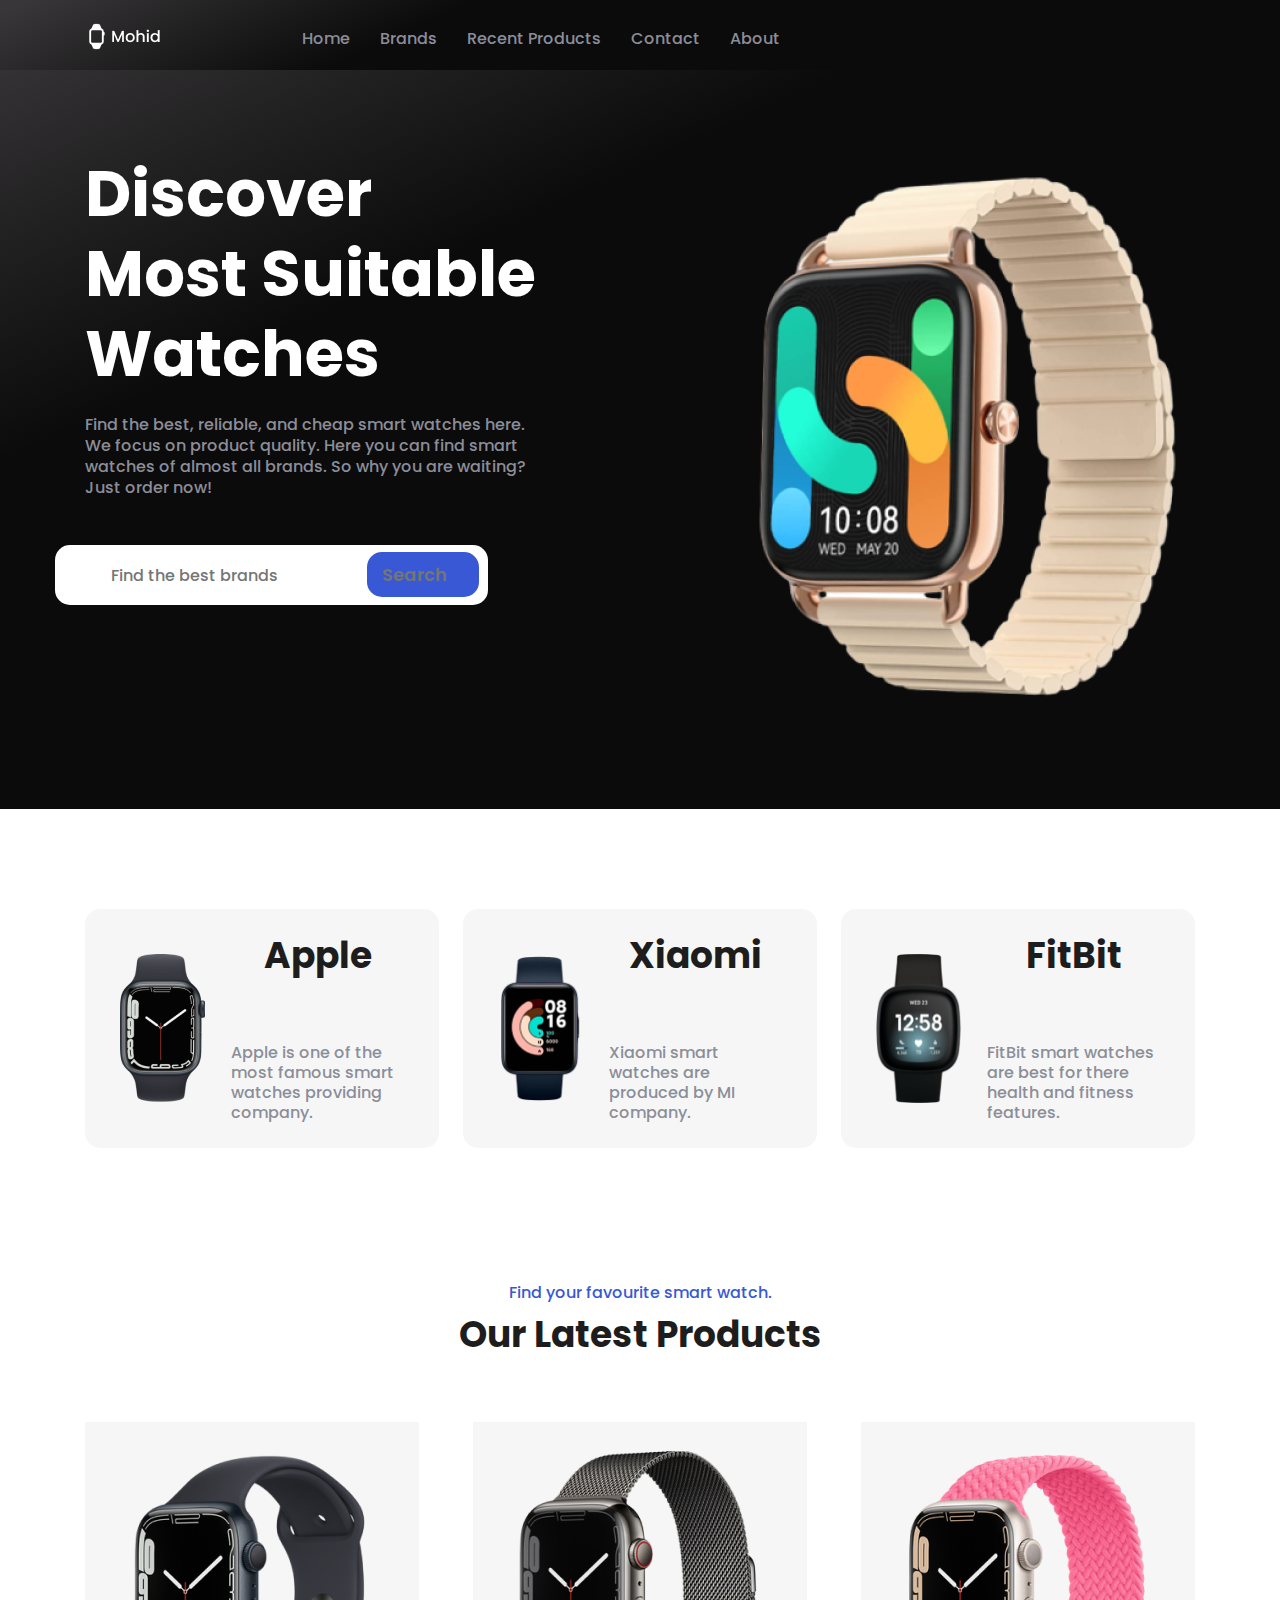
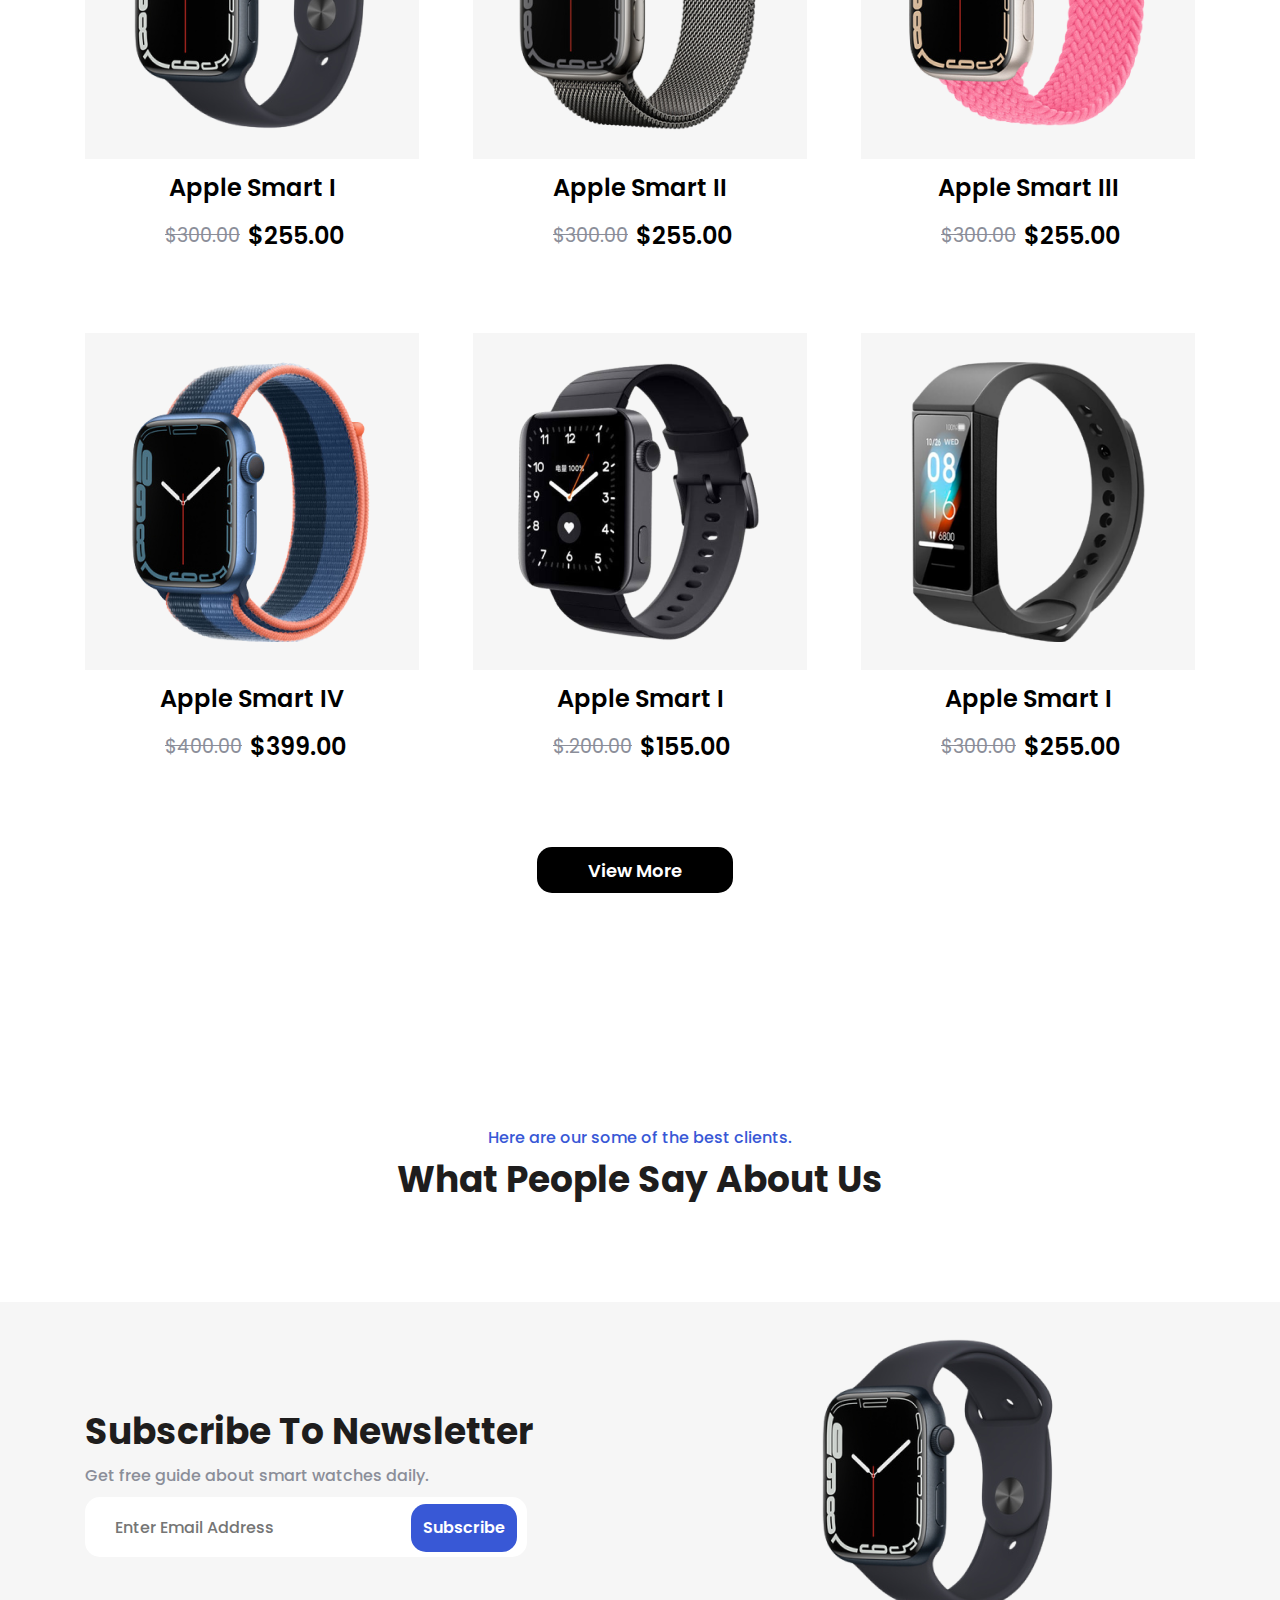
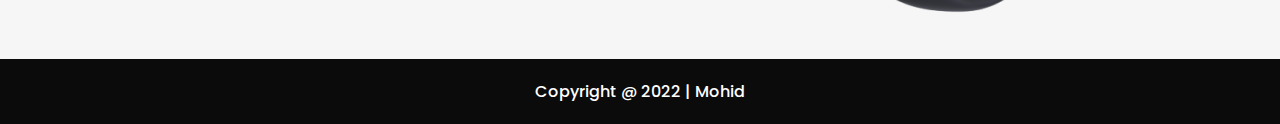
<file: index.html>
<!DOCTYPE html>
<html lang="en">

<head>
    <meta charset="UTF-8">
    <meta name="viewport" content="width=device-width, initial-scale=1.0">
    <title>Document</title>
    <link rel="stylesheet" href="style.css">
    <link href="https://fonts.googleapis.com/css2?family=Poppins:wght@400;500;600;700&display=swap" rel="stylesheet">
    <link rel="stylesheet" href="https://cdnjs.cloudflare.com/ajax/libs/font-awesome/6.4.0/css/all.min.css" integrity="sha512-iecdLmaskl7CVkqkXNQ/ZH/XLlvWZOJyj7Yy7tcenmpD1ypASozpmT/E0iPtmFIB46ZmdtAc9eNBvH0H/ZpiBw==" crossorigin="anonymous" referrerpolicy="no-referrer" />
    <link rel="stylesheet" href="https://cdnjs.cloudflare.com/ajax/libs/OwlCarousel2/2.3.4/assets/owl.carousel.min.css" integrity="sha512-tS3S5qG0BlhnQROyJXvNjeEM4UpMXHrQfTGmbQ1gKmelCxlSEBUaxhRBj/EFTzpbP4RVSrpEikbmdJobCvhE3g==" crossorigin="anonymous" referrerpolicy="no-referrer" />
<link rel="stylesheet" href="https://cdnjs.cloudflare.com/ajax/libs/OwlCarousel2/2.3.4/assets/owl.theme.default.min.css" integrity="sha512-sMXtMNL1zRzolHYKEujM2AqCLUR9F2C4/05cdbxjjLSRvMQIciEPCQZo++nk7go3BtSuK9kfa/s+a4f4i5pLkw==" crossorigin="anonymous" referrerpolicy="no-referrer" />
</head>

<body>
    <nav>
        <div class="container">
            <img src="./img/Logo.png" alt="">
            <div class="display">
            <ul>
                <li> <a href="#!">Home</a></li>
                <li><a href="#!">Brands</a></li>
                <li><a href="#!">Recent Products</a></li>
                <li><a href="#!">Contact</a></li>
                <li><a href="#!">About</a></li>
            </ul>
            <ul class="ifa">
                <li><i class="fa fa-search"></i></li>
                <li><i class="fa fa-user"></i></li>
                <li><i class="fa fa-cart-shopping"></i></li>
            </ul>
        </div>
        </div>
    </nav>

    <header>
        <div class="container">
            <div class="hd-display">
            <div class="hd-head">
                <h1>Discover Most Suitable Watches</h1>
                <p>Find the best, reliable, and cheap smart watches here. We focus on product quality. Here you can find smart watches of almost all brands. So why you are waiting? Just order now!</p>
                <div class="label">
                    <i class="fa fa-search"></i>
                <input class="fr" type="text" placeholder="Find the best brands">
                <input class="search" type="search" placeholder="Search">
            </div>
            </div>
            <img src="./img/17b2724d5bd682148b44a88441cad7bfa9fe6730_original-removebg-preview 1.png" alt="">
        </div>
        </div>
    </header>
    <section>
        <div class="container">
            <div class="time">
                <div class="box">
                    <img src="./img/apple-watch-series7-black-myshop-pk-1-removebg-preview 1.png" alt="">
                    <div class="text">
                        <h3>Apple</h3>
                        <p>Apple is one of the most famous smart watches providing company.</p>
                    </div>
                </div>
                <div class="box">
                    <img src="./img/xiaomi_redmi_watch_2_lite_azul_01_l-removebg-preview 1.png" alt="">
                    <div class="text">
                        <h3>Xiaomi</h3>
                        <p>Xiaomi smart watches are produced by MI company.</p>
                    </div>
                </div>
                <div class="box">
                    <img src="./img/6426000_sd-removebg-preview 1.png" alt="">
                    <div class="text">
                        <h3>FitBit</h3>
                        <p>FitBit smart watches are best for there health and fitness features.</p>
                    </div>
                </div>
            </div>
            <h5>Find your favourite smart watch.</h5>
            <h3>Our Latest Products</h3>
            <div class="smart">
                <div class="big-box">
                <div class="watch">
                    <img class="big" src="./img/MKUQ3_VW_34FR+watch-45-alum-midnight-nc-7s_VW_34FR_WF_CO-removebg-preview (1) 1.png" alt="">
                    <div class="hover">
                    <img src="./img/Add To Cart.png" alt="">
                    <img src="./img/Wish List.png" alt="">
                </div>
            </div>
                    <div class="apple">
                        <h4>Apple Smart I</h4>
                        <div class="star">
                            <i class="fa fa-star">
                                <i class="fa fa-star"></i>
                                <i class="fa fa-star"></i>
                                <i class="fa fa-star"></i>
                                <i class="fa fa-star"></i>
                            </i>
                        </div>
                        <div class="price">
                        <span>$300.00</span>
                        <p>$255.00</p>
                        </div>
                    </div>
                </div>
                <div class="big-box">
                    <div class="watch">
                        <img class="big" src="./img/MKUQ3_VW_34FR+watch-45-alum-midnight-nc-7s_VW_34FR_WF_CO-removebg-preview (1) 1 (1).png" alt="">
                        <div class="hover">
                        <img src="./img/Add To Cart.png" alt="">
                        <img src="./img/Wish List.png" alt="">
                    </div>
                </div>
                        <div class="apple">
                            <h4>Apple Smart II</h4>
                            <div class="star">
                                <i class="fa fa-star">
                                    <i class="fa fa-star"></i>
                                    <i class="fa fa-star"></i>
                                    <i class="fa fa-star"></i>
                                    <i class="fa fa-star"></i>
                                </i>
                            </div>
                            <div class="price">
                            <span>$300.00</span>
                            <p>$255.00</p>
                            </div>
                        </div>
                    </div>
                    <div class="big-box">
                        <div class="watch">
                            <img class="big" src="./img/MKUQ3_VW_34FR+watch-45-alum-midnight-nc-7s_VW_34FR_WF_CO-removebg-preview (1) 1 (2).png" alt="">
                            <div class="hover">
                            <img src="./img/Add To Cart.png" alt="">
                            <img src="./img/Wish List.png" alt="">
                        </div>
                    </div>
                            <div class="apple">
                                <h4>Apple Smart III</h4>
                                <div class="star">
                                    <i class="fa fa-star">
                                        <i class="fa fa-star"></i>
                                        <i class="fa fa-star"></i>
                                        <i class="fa fa-star"></i>
                                        <i class="fa fa-star"></i>
                                    </i>
                                </div>
                                <div class="price">
                                <span>$300.00</span>
                                <p>$255.00</p>
                                </div>
                            </div>
                        </div>
                        <div class="big-box">
                            <div class="watch">
                                <img class="big" src="./img/MKUQ3_VW_34FR+watch-45-alum-midnight-nc-7s_VW_34FR_WF_CO-removebg-preview (1) 1 (3).png" alt="">
                                <div class="hover">
                                <img src="./img/Add To Cart.png" alt="">
                                <img src="./img/Wish List.png" alt="">
                            </div>
                        </div>
                                <div class="apple">
                                    <h4>Apple Smart IV</h4>
                                    <div class="star">
                                        <i class="fa fa-star">
                                            <i class="fa fa-star"></i>
                                            <i class="fa fa-star"></i>
                                            <i class="fa fa-star"></i>
                                            <i class="fa fa-star"></i>
                                        </i>
                                    </div>
                                    <div class="price">
                                    <span>$400.00</span>
                                    <p>$399.00</p>
                                    </div>
                                </div>
                            </div>
                            <div class="big-box">
                                <div class="watch">
                                    <img class="big" src="./img/MKUQ3_VW_34FR+watch-45-alum-midnight-nc-7s_VW_34FR_WF_CO-removebg-preview (1) 1 (5).png" alt="">
                                    <div class="hover">
                                    <img src="./img/Add To Cart.png" alt="">
                                    <img src="./img/Wish List.png" alt="">
                                </div>
                            </div>
                                    <div class="apple">
                                        <h4>Apple Smart I</h4>
                                        <div class="star">
                                            <i class="fa fa-star">
                                                <i class="fa fa-star"></i>
                                                <i class="fa fa-star"></i>
                                                <i class="fa fa-star"></i>
                                                <i class="fa fa-star"></i>
                                            </i>
                                        </div>
                                        <div class="price">
                                        <span>$.200.00
                                        </span>
                                        <p>$155.00</p>
                                        </div>
                                    </div>
                                </div>
                                <div class="big-box">
                                    <div class="watch">
                                        <img src="img/MKUQ3_VW_34FR+watch-45-alum-midnight-nc-7s_VW_34FR_WF_CO-removebg-preview (1) 1 (6).png"
                                    alt="" class="big">
                                        <div class="hover">
                                        <img src="./img/Add To Cart.png" alt="">
                                        <img src="./img/Wish List.png" alt="">
                                    </div>
                                </div>
                                        <div class="apple">
                                            <h4>Apple Smart I</h4>
                                            <div class="star">
                                                <i class="fa fa-star">
                                                    <i class="fa fa-star"></i>
                                                    <i class="fa fa-star"></i>
                                                    <i class="fa fa-star"></i>
                                                    <i class="fa fa-star"></i>
                                                </i>
                                            </div>
                                            <div class="price">
                                            <span>$300.00</span>
                                            <p>$255.00</p>
                                            </div>
                                        </div>
                                    </div>
            </div>
            <button>View More</button>
        </div>
    </section>
    <section class="carousel">
        <div class="container">
            <h5>Here are our some of the best clients.</h5>
            <h3>What People Say About Us</h3>
            
            <div class="owl-carousel owl-theme">
                <div class="item">
                    <img src="./img/6426000_sd-removebg-preview 1 (1).png" alt="">
                    <div class="hamza">
                    <h4>Hamza Faizi</h4>
                    <p>Don’t waste time, just order! This is the best website to puschase smart watches.</p>
                    <i class="fa fa-star">
                        <i class="fa fa-star"></i>
                        <i class="fa fa-star"></i>
                        <i class="fa fa-star"></i>
                        <i class="fa fa-star"></i>
                    </i>
                </div>
                </div>
                <div class="item">
                    <img src="./img/6426000_sd-removebg-preview 1 (2).png" alt="">
                    <div class="hamza">
                    <h4>Hamza Faizi</h4>
                    <p>I’ve been purchasing smart watches of Mohid for a long time. All the products are good quality.</p>
                    <i class="fa fa-star">
                        <i class="fa fa-star"></i>
                        <i class="fa fa-star"></i>
                        <i class="fa fa-star"></i>
                        <i class="fa fa-star"></i>
                    </i>
                </div>
                </div>
                <div class="item">
                    <img src="./img/6426000_sd-removebg-preview 1 (1).png" alt="">
                    <div class="hamza">
                    <h4>Hamza Faizi</h4>
                    <p>Don’t waste time, just order! This is the best website to puschase smart watches.</p>
                    <i class="fa fa-star">
                        <i class="fa fa-star"></i>
                        <i class="fa fa-star"></i>
                        <i class="fa fa-star"></i>
                        <i class="fa fa-star"></i>
                    </i>
                </div>
                </div>
                <div class="item">
                    <img src="./img/6426000_sd-removebg-preview 1 (2).png" alt="">
                    <div class="hamza">
                    <h4>Hamza Faizi</h4>
                    <p>I’ve been purchasing smart watches of Mohid for a long time. All the products are good quality.</p>
                    <i class="fa fa-star">
                        <i class="fa fa-star"></i>
                        <i class="fa fa-star"></i>
                        <i class="fa fa-star"></i>
                        <i class="fa fa-star"></i>
                    </i>
                </div>
                </div>
                <div class="item">
                    <img src="./img/6426000_sd-removebg-preview 1 (1).png" alt="">
                    <div class="hamza">
                    <h4>Hamza Faizi</h4>
                    <p>Don’t waste time, just order! This is the best website to puschase smart watches.</p>
                    <i class="fa fa-star">
                        <i class="fa fa-star"></i>
                        <i class="fa fa-star"></i>
                        <i class="fa fa-star"></i>
                        <i class="fa fa-star"></i>
                    </i>
                </div>
                </div>
                <div class="item">
                    <img src="./img/6426000_sd-removebg-preview 1 (2).png" alt="">
                    <div class="hamza">
                    <h4>Hamza Faizi</h4>
                    <p>I’ve been purchasing smart watches of Mohid for a long time. All the products are good quality.</p>
                    <i class="fa fa-star">
                        <i class="fa fa-star"></i>
                        <i class="fa fa-star"></i>
                        <i class="fa fa-star"></i>
                        <i class="fa fa-star"></i>
                    </i>
                </div>
                </div>          
                <div class="item">
                    <img src="./img/6426000_sd-removebg-preview 1 (1).png" alt="">
                    <div class="hamza">
                        <h4>Hamza Faizi</h4>
                        <p>Don’t waste time, just order! This is the best website to puschase smart watches.</p>
                        <i class="fa fa-star">
                            <i class="fa fa-star"></i>
                            <i class="fa fa-star"></i>
                            <i class="fa fa-star"></i>
                            <i class="fa fa-star"></i>
                        </i>
                    </div>
                </div>
                <div class="item">
                    <img src="./img/6426000_sd-removebg-preview 1 (2).png" alt="">
                    <div class="hamza">
                    <h4>Hamza Faizi</h4>
                    <p>I’ve been purchasing smart watches of Mohid for a long time. All the products are good quality.</p>
                    <i class="fa fa-star">
                        <i class="fa fa-star"></i>
                        <i class="fa fa-star"></i>
                        <i class="fa fa-star"></i>
                        <i class="fa fa-star"></i>
                    </i>
                </div>
                </div>
                <div class="item">
                    <img src="./img/6426000_sd-removebg-preview 1 (1).png" alt="">
                    <div class="hamza">
                    <h4>Hamza Faizi</h4>
                    <p>Don’t waste time, just order! This is the best website to puschase smart watches.</p>
                    <i class="fa fa-star">
                        <i class="fa fa-star"></i>
                        <i class="fa fa-star"></i>
                        <i class="fa fa-star"></i>
                        <i class="fa fa-star"></i>
                    </i>
                </div>
                </div>
                <div class="item">
                    <img src="./img/6426000_sd-removebg-preview 1 (2).png" alt="">
                    <div class="hamza">
                    <h4>Hamza Faizi</h4>
                    <p>I’ve been purchasing smart watches of Mohid for a long time. All the products are good quality.</p>
                    <i class="fa fa-star">
                        <i class="fa fa-star"></i>
                        <i class="fa fa-star"></i>
                        <i class="fa fa-star"></i>
                        <i class="fa fa-star"></i>
                    </i>
                </div>
                </div>
            </div>
            
            </div>
    </section>
    <footer>
        <div class="container">
            <div class="ft-bot">
        <h1>Subscribe To Newsletter</h1>
        <p>Get free guide about smart watches daily. </p>
        <div class="int">
            <input type="email" placeholder="Enter Email Address">
            <button>Subscribe</button>
        </div>
    </div>
        <img src="./img/MKUQ3_VW_34FR+watch-45-alum-midnight-nc-7s_VW_34FR_WF_CO-removebg-preview (1) 1.png" alt="">
        
    </div>
    </footer>
    <div class="bottom">
        <p>Copyright @ 2022 | Mohid</p>
    </div>


    <script src="https://cdnjs.cloudflare.com/ajax/libs/jquery/3.6.4/jquery.min.js" integrity="sha512-pumBsjNRGGqkPzKHndZMaAG+bir374sORyzM3uulLV14lN5LyykqNk8eEeUlUkB3U0M4FApyaHraT65ihJhDpQ==" crossorigin="anonymous" referrerpolicy="no-referrer"></script>
<script src="https://cdnjs.cloudflare.com/ajax/libs/OwlCarousel2/2.3.4/owl.carousel.min.js" integrity="sha512-bPs7Ae6pVvhOSiIcyUClR7/q2OAsRiovw4vAkX+zJbw3ShAeeqezq50RIIcIURq7Oa20rW2n2q+fyXBNcU9lrw==" crossorigin="anonymous" referrerpolicy="no-referrer"></script>
<script src="./script.js"></script>
</body>

</html>
</file>
<file: style.css>
*{
    margin: 0;
    padding: 0;
    text-decoration: none;
    list-style: none;
}

*, *::after, *::before{
    box-sizing: border-box;
}

:root{
    --po: 'Poppins', sans-serif;
}

.container{
    width: 1110px;
    margin: 0 auto;
}


nav{
    background: linear-gradient(155.28deg, #383638 2.06%, #0B0B0B 33.08%);
    height: 70px;
    width: 100%
    ;
    position: fixed;
    margin-bottom: 70px;
    z-index: 1111;
}

nav img{
    padding-top: 23px;
}

nav ul{
    display: flex;
    margin-left: 217px;
    margin-top: -27px;
}

.display{
    display: flex;
}

nav ul li{
    margin-right: 30px;
}

nav ul li a{
    font-family: var(--po);
    font-weight: 500;
    font-size: 16px;
    line-height: 24px;
    color: rgba(139, 142, 153, 1);
}

.display ul.ifa i.fa{
    color: white;
}

header{
    background: linear-gradient(155.28deg, #383638 2.06%, #0B0B0B 33.08%);
    padding-top: 154px;
}

header .hd-head h1{
    font-family: var(--po);
    font-weight: 700;
    font-size: 64px;
    line-height: 80px;
    color:white ;
    width: 457px;
}

.hd-head p{
    font-family: var(--po);
    font-weight: 500;
    font-size: 16px;
    line-height: 21px;
    color: rgba(139, 142, 153, 1);
    width: 456px;
    margin-bottom: 47px;
    margin-top: 20px;
}

.label input.fr{
    /* position: absolute; */
    width: 433px;
    height: 60px;
    border-radius: 15px;
    background-color: white;
    font-family: var(--po);
    font-weight: 500;
    font-size: 16px;
    line-height: 21px;
    color: rgba(139, 142, 153, 0.7);
    padding-left: 56px;
    border: none;
}
.label i.fa{
    position: relative;
    color: rgba(56, 88, 214, 1);
    width: 21px;
    height: 21px;
    left: 45px;
}

.label input.search{
    padding-left: 15px; 
    font-family: var(--po);
    font-weight: 600;
    font-size: 18px;
    line-height: 23px;
    color:  white;
    width: 112px;
    height: 45px;
    background-color: rgba(56, 88, 214, 1);
    border-radius: 15px;
    border: none;
    position: relative;
    left: -125px;
}

.label{
    margin-left: -30px;
}

.hd-head{
    padding-bottom: 204px;
}

.hd-display{
    display: flex;
    justify-content: space-between;
}

.hd-display img{
    width: 461px;
    height: 563px;
}

section{
    padding-top: 100px; 
}

section .box{
    width: 354px;
    height: 239px;
    border-radius: 15px;
    background-color: rgba(246, 246, 246, 1);
}

.box{
    display: flex;
    justify-content: center;
    align-items: center;
}

.box img{
    width: 85px;
    height: 148.26px;
}

.box h3{
    font-family: var(--po);
    font-weight: 700;
    font-size: 36px;
    line-height: 44px;
    color: rgba(30, 29, 29, 1);
}

.box .text p{
    font-family: var(--po);
    font-weight: 500;
    font-size: 16px;
    line-height: 20px;
    color: rgba(139, 142, 153, 1);
    width: 173px;
    margin-top: 9px;
}

.box .text{
    padding-left: 26px;
}

.box:hover{
    background: linear-gradient(155.28deg, #383638 2.06%, #0B0B0B 33.08%);
}

.box:hover h3{
    color: white;
}

.time{
    display: flex;
    justify-content: space-between;
    margin-bottom: 135px;
}

section h5{
    font-family: var(--po);
    font-weight: 500;
    font-size: 16px;
    line-height: 20px;
    color: rgba(56, 88, 214, 1);
    text-align: center;
    margin-bottom: 10px;
}

section h3{
    font-family: var(--po);
    font-weight: 700;
    font-size: 36px;
    line-height: 44px;
    color: rgba(30, 29, 29, 1);
    text-align: center; 
    margin-bottom: 65px;
}

.price{
    display: flex;
}

.watch{
    width: 334px;
    height: 337px;
    background-color: rgba(246, 246, 246, 1);
    position: relative;
    overflow: hidden;
}

.watch img.big{
    margin-left: 41px;
    padding-top: 29px;
}

.hover{
    display: grid;
    position: absolute;
    left: 335px;
    top: 10px;
    display: block;
}

.watch:hover .hover{
    margin-left: -50px;
    transition: 0.5s;
}

.apple h4{
    font-family: var(--po);
    font-weight: 600;
    font-size: 24px;
    line-height: 36px;
    text-align: center;
    padding-top: 11px;
    padding-bottom: 8px;
}

.big-box{
    width: 334px;
    height: 445px;
}

.apple .star{
    padding-bottom: 12px;
    text-align: center;
}

.apple span{
    font-family: var(--po);
    font-weight: 400;
    font-size: 19px;
    line-height: 20px;
    text-decoration: line-through;
    color: rgba(139, 142, 153, 1);
}

.apple .price{
    text-align: center;
    margin: auto;
    padding-left: 80px;
}

.apple .price p{
    font-family: var(--po);
    font-weight: 600;
    font-size: 24px;
    line-height: 29px;
    color: black;
    margin-top: -5px;
    margin-left: 8px;
}

.smart{
    display: flex;
    justify-content: space-between;
    flex-wrap: wrap;
}

.big-box:nth-child(1){
    margin-bottom: 66px;
}

.big-box:nth-child(6){
    margin-bottom: 69px;
}

.big-box:hover{
    background: linear-gradient(155.28deg, #383638 2.06%, #0B0B0B 33.08%);
}

.big-box:hover .watch{
    background: linear-gradient(155.28deg, #383638 2.06%, #0B0B0B 33.08%);
}
.big-box:hover h4{
    color: white;
}

.big-box:hover i.fa{
    color: white;
}

.big-box:hover p{
    color: white;
}

section .container button{
    width: 196px;
    height: 46px;
    background-color: black;
    border-radius: 15px;
    font-family: var(--po);
    font-weight: 600;
    font-size: 18px;
    line-height: 27px;
    color: white;
    border: none;
    margin:0 auto;
    margin-left: 452px;
    margin-bottom: 135px;
}

section .container button:hover{
    background-color: rgba(56, 88, 214, 1);
}

.owl-carousel{
    display: grid;
    display: flex;
}

.item{
    width: 524px;
    height: 239px;
    border-radius: 15px;
    background-color: #F6F6F6;
    display: flex;  
}

.item img{
    width: 100px;
    height: 179px;
    margin-left: 30px;
    margin-top: 30px;
}

.item h4{
    font-family: var(--po);
    font-weight: 700;
    font-size: 24px;
    line-height: 30px;
    color: rgba(30, 29, 29, 1);
}

.item .hamza{
    padding-left: 27px;
    padding-top: 58px;
}

.item p{
    width: 255px;
    font-family: var(--po);
    font-weight: 500;
    font-size: 16px;
    line-height: 20px;
    color: rgba(139, 142, 153, 1);
    margin-bottom: 9px;
}

.owl-dots{
    display: flex;
}

.owl-dots .owl-dot{
    margin-right: -610px;
}

.owl-dot:hover{
    border: none;
    background-color: transparent;
    background-color: white;
}

.owl-dots .owl-dot .active{
    background-color: transparent;
    color: rgba(56, 88, 214, 1);
    background: rgba(56, 88, 214, 1);
}

.owl-dots .owl-dot:hover{
    background-color: transparent;
}

.owl-dots .owl-dot:hover{
    color: rgba(56, 88, 214, 1);
}

.owl-dots .owl-dot .active span{
    background: rgba(56, 88, 214, 1);
}

footer{
    margin-top: 100px;
    background-color: rgba(246, 246, 246, 1);
}

footer h1{
    font-family: var(--po);
    font-weight: 700;
    font-size: 36px;
    line-height: 44px;
    color: rgba(30, 29, 29, 1);
    padding-top: 108px;
    padding-bottom: 12px;
}

footer p{
    font-family: var(--po);
    font-weight: 500;
    font-size: 16px;
    line-height: 19px;
    color: rgba(139, 142, 153, 1);
    padding-bottom: 12px;
}

footer input{
    width: 442px;
    height: 60px;
    font-family: var(--po);
    font-weight: 500;
    font-size: 16px;
    line-height: 19px;
    color: rgba(139, 142, 153, 0.7);
    padding-left: 30px;
    background-color: white;
    border-radius: 15px;
    border: none;
}

footer .int button{
    position: relative;
    left: -120px;
    padding: 14px 12px;
    font-family: var(--po);
    font-weight: 600;
    font-size: 16px;
    line-height: 20px;
    color: white;
    background-color:  rgba(56, 88, 214, 1);
    border-radius: 15px;
    border: none;
}

footer .container{
    display: flex;
}

footer img{
    padding-top: 33px;
    padding-left: 177px;
    padding-bottom: 43px;
}

.bottom{
    width: 100%;
    height: 65px;
    background-color: rgba(11, 11, 11, 1);
}

.bottom p{
    font-family: var(--po);
    font-weight: 500;
    font-size: 16px;
    line-height: 20px;
    color: white;
    text-align: center;
    padding-top: 23px;
}
</file>
